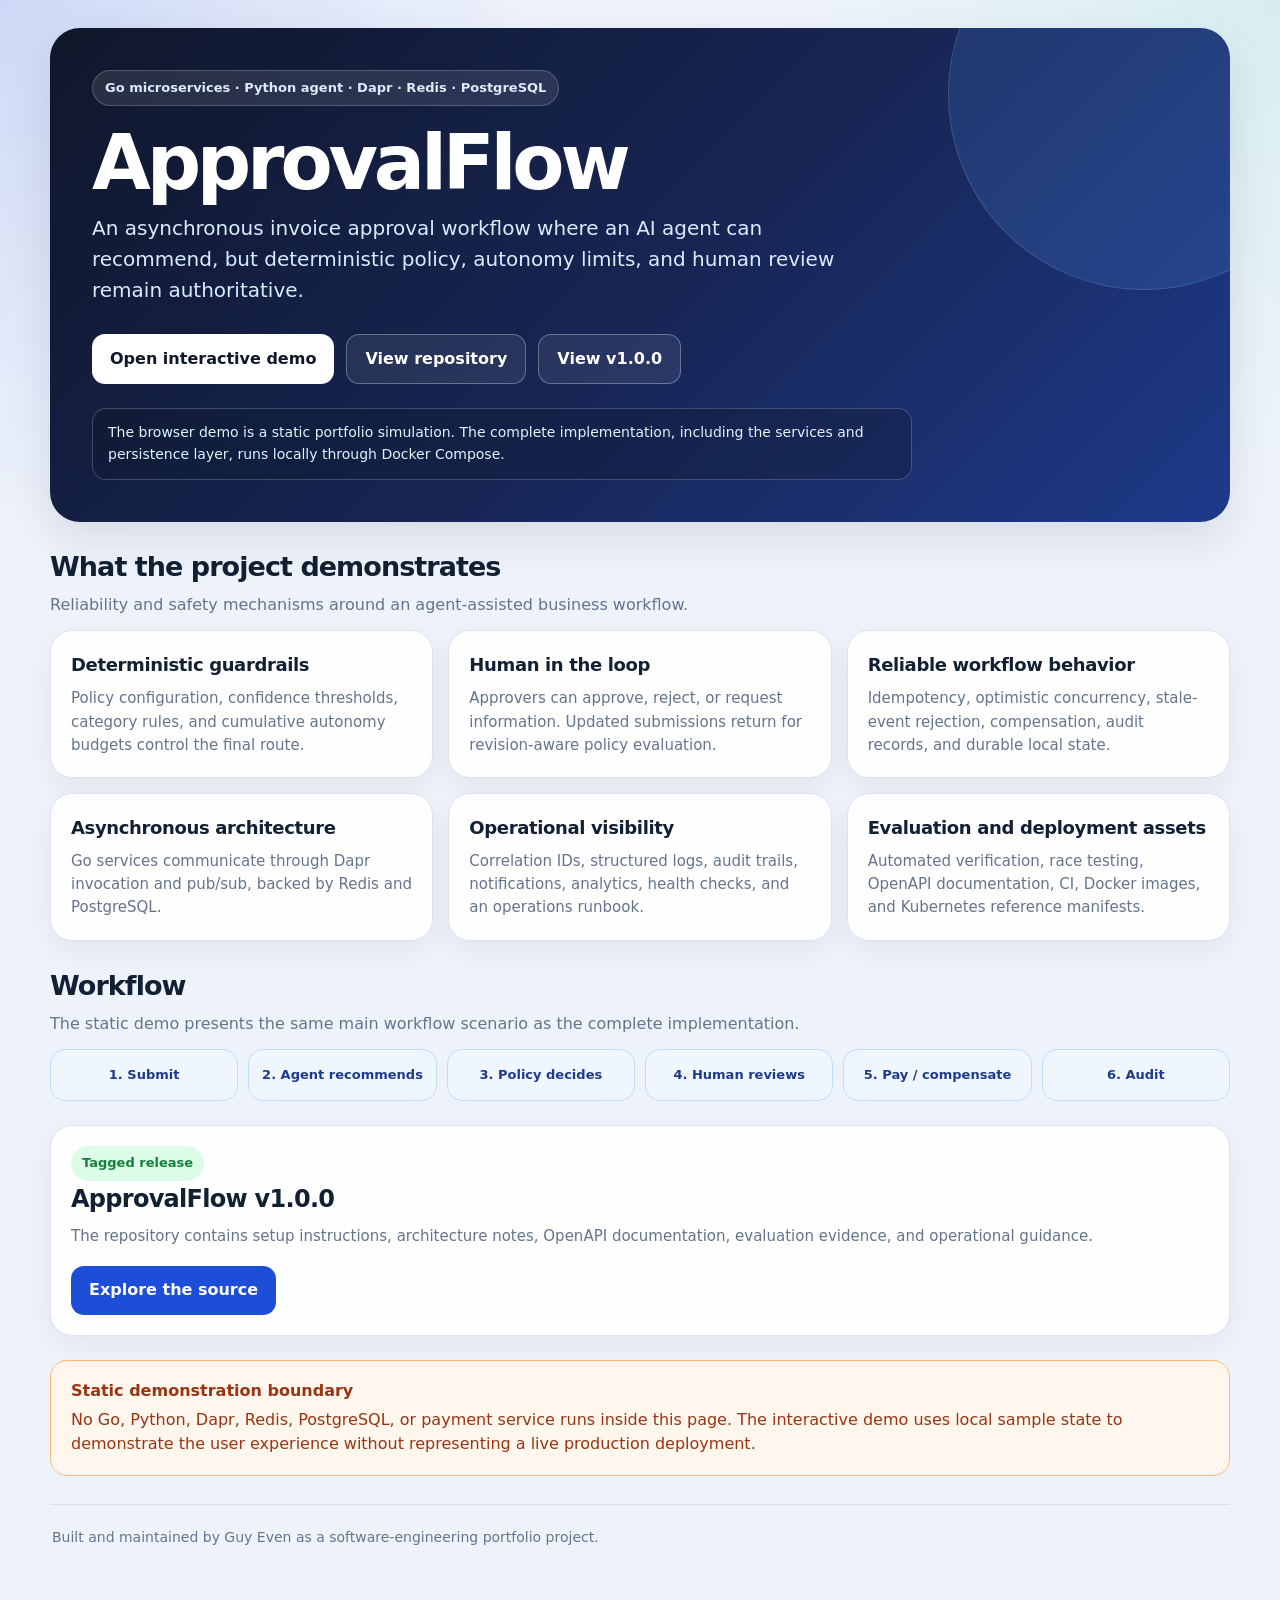
<file: docs/index.html>
<!doctype html>
<html lang="en">
<head>
  <meta charset="utf-8">
  <meta name="viewport" content="width=device-width, initial-scale=1">
  <meta
    name="description"
    content="ApprovalFlow — an asynchronous, policy-controlled invoice approval workflow."
  >
  <title>ApprovalFlow</title>

  <style>
    :root {
      --bg: #eef3fb;
      --panel: rgba(255, 255, 255, 0.92);
      --border: #d9e2ef;
      --text: #122033;
      --muted: #64748b;
      --primary: #1d4ed8;
      --primary-dark: #1e40af;
      --success: #15803d;
      --warning-bg: #fff7ed;
      --warning-border: #fdba74;
      --warning-text: #9a3412;
      --shadow: 0 18px 45px rgba(15, 23, 42, 0.10);
      --radius: 22px;
    }

    * {
      box-sizing: border-box;
    }

    html {
      scroll-behavior: smooth;
    }

    body {
      margin: 0;
      color: var(--text);
      background:
        radial-gradient(
          circle at top left,
          rgba(29, 78, 216, 0.16),
          transparent 34rem
        ),
        radial-gradient(
          circle at top right,
          rgba(20, 184, 166, 0.10),
          transparent 30rem
        ),
        var(--bg);
      font-family:
        Inter,
        ui-sans-serif,
        system-ui,
        -apple-system,
        BlinkMacSystemFont,
        "Segoe UI",
        sans-serif;
      line-height: 1.55;
    }

    a {
      color: inherit;
    }

    .shell {
      width: min(1180px, calc(100% - 32px));
      margin: 0 auto;
      padding: 28px 0 54px;
    }

    .hero {
      position: relative;
      overflow: hidden;
      padding: 42px;
      border-radius: 30px;
      color: white;
      background:
        linear-gradient(
          135deg,
          #0f172a,
          #172554 52%,
          #1e3a8a
        );
      box-shadow: var(--shadow);
    }

    .hero::after {
      content: "";
      position: absolute;
      right: -110px;
      top: -130px;
      width: 390px;
      height: 390px;
      border-radius: 50%;
      background: rgba(96, 165, 250, 0.15);
      border: 1px solid rgba(255, 255, 255, 0.12);
    }

    .hero-content {
      position: relative;
      z-index: 1;
      max-width: 820px;
    }

    .eyebrow {
      display: inline-flex;
      align-items: center;
      padding: 7px 12px;
      border: 1px solid rgba(255, 255, 255, 0.20);
      border-radius: 999px;
      color: #dbeafe;
      background: rgba(255, 255, 255, 0.10);
      font-size: 13px;
      font-weight: 750;
    }

    h1 {
      max-width: 760px;
      margin: 20px 0 12px;
      font-size: clamp(42px, 7vw, 76px);
      line-height: 0.98;
      letter-spacing: -0.055em;
    }

    .hero p {
      max-width: 760px;
      margin: 0;
      color: #dbeafe;
      font-size: clamp(16px, 2vw, 20px);
    }

    .actions {
      display: flex;
      flex-wrap: wrap;
      gap: 12px;
      margin-top: 28px;
    }

    .button {
      display: inline-flex;
      align-items: center;
      justify-content: center;
      min-height: 48px;
      padding: 12px 18px;
      border-radius: 13px;
      text-decoration: none;
      font-weight: 800;
      transition:
        transform 0.12s,
        background 0.15s,
        border-color 0.15s;
    }

    .button:hover {
      transform: translateY(-1px);
    }

    .button.primary {
      color: #0f172a;
      background: white;
    }

    .button.secondary {
      color: white;
      border: 1px solid rgba(255, 255, 255, 0.30);
      background: rgba(255, 255, 255, 0.08);
    }

    .simulation-note {
      margin-top: 24px;
      padding: 13px 15px;
      border: 1px solid rgba(255, 255, 255, 0.20);
      border-radius: 14px;
      color: #e0f2fe;
      background: rgba(15, 23, 42, 0.30);
      font-size: 14px;
    }

    .section {
      margin-top: 24px;
    }

    .section-heading {
      margin-bottom: 13px;
    }

    .section-heading h2 {
      margin: 0;
      font-size: 27px;
      letter-spacing: -0.035em;
    }

    .section-heading p {
      margin: 5px 0 0;
      color: var(--muted);
    }

    .feature-grid {
      display: grid;
      grid-template-columns: repeat(3, minmax(0, 1fr));
      gap: 15px;
    }

    .card {
      padding: 20px;
      border: 1px solid var(--border);
      border-radius: var(--radius);
      background: var(--panel);
      box-shadow: 0 10px 28px rgba(15, 23, 42, 0.06);
      backdrop-filter: blur(9px);
    }

    .card h3 {
      margin: 0 0 8px;
      font-size: 18px;
      letter-spacing: -0.02em;
    }

    .card p {
      margin: 0;
      color: var(--muted);
      font-size: 15px;
    }

    .architecture {
      display: grid;
      grid-template-columns: repeat(6, minmax(0, 1fr));
      gap: 10px;
    }

    .architecture-step {
      padding: 15px 10px;
      border: 1px solid #bfdbfe;
      border-radius: 15px;
      color: #1e3a8a;
      background: #eff6ff;
      text-align: center;
      font-size: 13px;
      font-weight: 800;
    }

    .release {
      display: flex;
      justify-content: space-between;
      align-items: center;
      gap: 18px;
      flex-wrap: wrap;
    }

    .release-copy h2 {
      margin: 0 0 7px;
      letter-spacing: -0.03em;
    }

    .release-copy p {
      margin: 0;
      color: var(--muted);
    }

    .tag {
      display: inline-flex;
      align-items: center;
      padding: 7px 11px;
      border-radius: 999px;
      color: var(--success);
      background: #dcfce7;
      font-size: 13px;
      font-weight: 850;
    }

    .warning {
      padding: 18px 20px;
      border: 1px solid var(--warning-border);
      border-radius: 17px;
      color: var(--warning-text);
      background: var(--warning-bg);
    }

    .warning strong {
      display: block;
      margin-bottom: 4px;
    }

    footer {
      margin-top: 28px;
      padding: 22px 2px 0;
      border-top: 1px solid var(--border);
      color: var(--muted);
      font-size: 14px;
    }

    @media (max-width: 900px) {
      .feature-grid {
        grid-template-columns: 1fr;
      }

      .architecture {
        grid-template-columns: repeat(3, minmax(0, 1fr));
      }
    }

    @media (max-width: 620px) {
      .shell {
        width: min(100% - 20px, 1180px);
        padding-top: 10px;
      }

      .hero {
        padding: 28px 22px;
        border-radius: 22px;
      }

      .architecture {
        grid-template-columns: 1fr;
      }

      .actions {
        flex-direction: column;
      }

      .button {
        width: 100%;
      }
    }
  </style>
</head>

<body>
  <main class="shell">
    <section class="hero">
      <div class="hero-content">
        <span class="eyebrow">
          Go microservices · Python agent · Dapr · Redis · PostgreSQL
        </span>

        <h1>ApprovalFlow</h1>

        <p>
          An asynchronous invoice approval workflow where an AI agent can
          recommend, but deterministic policy, autonomy limits, and human review
          remain authoritative.
        </p>

        <div class="actions">
          <a class="button primary" href="./demo/">
            Open interactive demo
          </a>

          <a
            class="button secondary"
            href="https://github.com/guy2610/approvalflow"
            target="_blank"
            rel="noreferrer"
          >
            View repository
          </a>

          <a
            class="button secondary"
            href="https://github.com/guy2610/approvalflow/tree/v1.0.0"
            target="_blank"
            rel="noreferrer"
          >
            View v1.0.0
          </a>
        </div>

        <div class="simulation-note">
          The browser demo is a static portfolio simulation. The complete
          implementation, including the services and persistence layer, runs
          locally through Docker Compose.
        </div>
      </div>
    </section>

    <section class="section">
      <div class="section-heading">
        <h2>What the project demonstrates</h2>
        <p>
          Reliability and safety mechanisms around an agent-assisted business
          workflow.
        </p>
      </div>

      <div class="feature-grid">
        <article class="card">
          <h3>Deterministic guardrails</h3>
          <p>
            Policy configuration, confidence thresholds, category rules, and
            cumulative autonomy budgets control the final route.
          </p>
        </article>

        <article class="card">
          <h3>Human in the loop</h3>
          <p>
            Approvers can approve, reject, or request information. Updated
            submissions return for revision-aware policy evaluation.
          </p>
        </article>

        <article class="card">
          <h3>Reliable workflow behavior</h3>
          <p>
            Idempotency, optimistic concurrency, stale-event rejection,
            compensation, audit records, and durable local state.
          </p>
        </article>

        <article class="card">
          <h3>Asynchronous architecture</h3>
          <p>
            Go services communicate through Dapr invocation and pub/sub, backed
            by Redis and PostgreSQL.
          </p>
        </article>

        <article class="card">
          <h3>Operational visibility</h3>
          <p>
            Correlation IDs, structured logs, audit trails, notifications,
            analytics, health checks, and an operations runbook.
          </p>
        </article>

        <article class="card">
          <h3>Evaluation and deployment assets</h3>
          <p>
            Automated verification, race testing, OpenAPI documentation, CI,
            Docker images, and Kubernetes reference manifests.
          </p>
        </article>
      </div>
    </section>

    <section class="section">
      <div class="section-heading">
        <h2>Workflow</h2>
        <p>
          The static demo presents the same main workflow scenario as the complete
          implementation.
        </p>
      </div>

      <div class="architecture">
        <div class="architecture-step">1. Submit</div>
        <div class="architecture-step">2. Agent recommends</div>
        <div class="architecture-step">3. Policy decides</div>
        <div class="architecture-step">4. Human reviews</div>
        <div class="architecture-step">5. Pay / compensate</div>
        <div class="architecture-step">6. Audit</div>
      </div>
    </section>

    <section class="section card release">
      <div class="release-copy">
        <span class="tag">Tagged release</span>
        <h2>ApprovalFlow v1.0.0</h2>
        <p>
          The repository contains setup instructions, architecture notes,
          OpenAPI documentation, evaluation evidence, and operational guidance.
        </p>
      </div>

      <a
        class="button primary"
        style="background:#1d4ed8;color:white"
        href="https://github.com/guy2610/approvalflow"
        target="_blank"
        rel="noreferrer"
      >
        Explore the source
      </a>
    </section>

    <section class="section warning">
      <strong>Static demonstration boundary</strong>
      No Go, Python, Dapr, Redis, PostgreSQL, or payment service runs inside this
      page. The interactive demo uses local sample state to demonstrate the user
      experience without representing a live production deployment.
    </section>

    <footer>
      Built and maintained by Guy Even as a software-engineering portfolio project.
    </footer>
  </main>
</body>
</html>
</file>
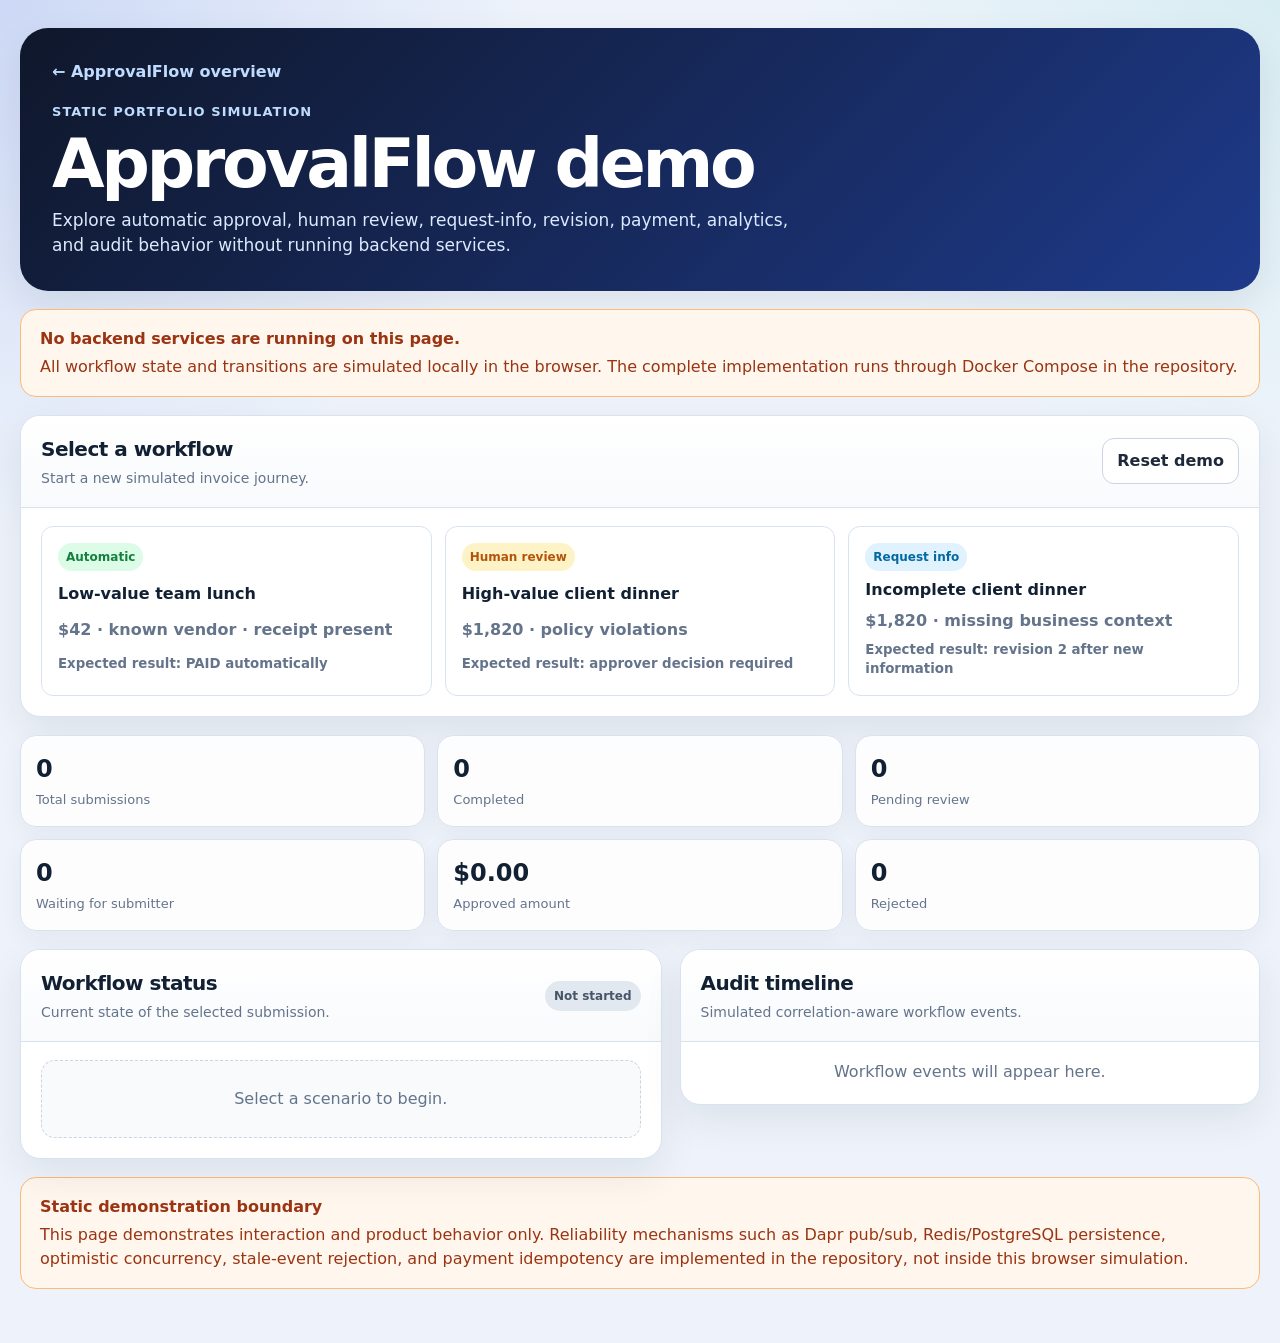
<file: docs/demo/index.html>
<!doctype html>
<html lang="en">
<head>
  <meta charset="utf-8">
  <meta name="viewport" content="width=device-width, initial-scale=1">
  <meta
    name="description"
    content="Interactive static portfolio simulation of ApprovalFlow."
  >
  <title>ApprovalFlow Interactive Demo</title>
  <link rel="stylesheet" href="./styles.css">
</head>

<body>
  <main class="shell">
    <header class="hero">
      <div>
        <a class="back-link" href="../">← ApprovalFlow overview</a>
        <span class="eyebrow">Static portfolio simulation</span>
        <h1>ApprovalFlow demo</h1>
        <p>
          Explore automatic approval, human review, request-info, revision,
          payment, analytics, and audit behavior without running backend services.
        </p>
      </div>
    </header>

    <section class="notice">
      <strong>No backend services are running on this page.</strong>
      All workflow state and transitions are simulated locally in the browser.
      The complete implementation runs through Docker Compose in the repository.
    </section>

    <section class="scenario-panel panel">
      <div class="panel-header">
        <div>
          <h2>Select a workflow</h2>
          <p>Start a new simulated invoice journey.</p>
        </div>

        <button class="ghost" id="resetButton">
          Reset demo
        </button>
      </div>

      <div class="scenario-grid">
        <button class="scenario-card" data-scenario="auto">
          <span class="scenario-label success">Automatic</span>
          <strong>Low-value team lunch</strong>
          <span>$42 · known vendor · receipt present</span>
          <small>Expected result: PAID automatically</small>
        </button>

        <button class="scenario-card" data-scenario="review">
          <span class="scenario-label warning">Human review</span>
          <strong>High-value client dinner</strong>
          <span>$1,820 · policy violations</span>
          <small>Expected result: approver decision required</small>
        </button>

        <button class="scenario-card" data-scenario="request-info">
          <span class="scenario-label info">Request info</span>
          <strong>Incomplete client dinner</strong>
          <span>$1,820 · missing business context</span>
          <small>Expected result: revision 2 after new information</small>
        </button>
      </div>
    </section>

    <section class="metrics-grid">
      <article class="metric-card">
        <strong id="metricTotal">0</strong>
        <span>Total submissions</span>
      </article>

      <article class="metric-card">
        <strong id="metricCompleted">0</strong>
        <span>Completed</span>
      </article>

      <article class="metric-card">
        <strong id="metricPending">0</strong>
        <span>Pending review</span>
      </article>

      <article class="metric-card">
        <strong id="metricWaiting">0</strong>
        <span>Waiting for submitter</span>
      </article>

      <article class="metric-card">
        <strong id="metricApprovedAmount">$0.00</strong>
        <span>Approved amount</span>
      </article>

      <article class="metric-card">
        <strong id="metricRejected">0</strong>
        <span>Rejected</span>
      </article>
    </section>

    <section class="main-grid">
      <div class="stack">
        <section class="panel">
          <div class="panel-header">
            <div>
              <h2>Workflow status</h2>
              <p>Current state of the selected submission.</p>
            </div>

            <span id="workflowBadge" class="badge neutral">
              Not started
            </span>
          </div>

          <div class="panel-body">
            <div id="workflowEmpty" class="empty-state">
              Select a scenario to begin.
            </div>

            <div id="workflowContent" hidden>
              <div class="detail-grid">
                <div class="detail-field">
                  <span>Invoice</span>
                  <strong id="invoiceId">—</strong>
                </div>

                <div class="detail-field">
                  <span>Tracking ID</span>
                  <strong id="trackingId">—</strong>
                </div>

                <div class="detail-field">
                  <span>Vendor</span>
                  <strong id="vendor">—</strong>
                </div>

                <div class="detail-field">
                  <span>Amount</span>
                  <strong id="amount">—</strong>
                </div>

                <div class="detail-field">
                  <span>Status</span>
                  <strong id="submissionStatus">—</strong>
                </div>

                <div class="detail-field">
                  <span>Revision</span>
                  <strong id="revision">—</strong>
                </div>

                <div class="detail-field full-width">
                  <span>Reason</span>
                  <strong id="reason">—</strong>
                </div>
              </div>

              <div class="button-row">
                <button id="advanceButton">
                  Advance workflow
                </button>
              </div>
            </div>
          </div>
        </section>

        <section id="approvalPanel" class="panel" hidden>
          <div class="panel-header">
            <div>
              <h2>Human approval</h2>
              <p>Select an explicit action for this approval item.</p>
            </div>

            <span id="approvalBadge" class="badge warning">
              Pending review
            </span>
          </div>

          <div class="panel-body">
            <div class="detail-grid">
              <div class="detail-field">
                <span>Invoice</span>
                <strong id="approvalInvoice">—</strong>
              </div>

              <div class="detail-field">
                <span>Amount</span>
                <strong id="approvalAmount">—</strong>
              </div>

              <div class="detail-field">
                <span>Revision</span>
                <strong id="approvalRevision">—</strong>
              </div>

              <div class="detail-field">
                <span>Agent recommendation</span>
                <strong id="agentRecommendation">—</strong>
              </div>

              <div class="detail-field full-width">
                <span>Policy violations</span>
                <strong id="violations">—</strong>
              </div>
            </div>

            <label for="approvalReason">Human decision reason</label>
            <input
              id="approvalReason"
              value="Reviewed in the static portfolio demo."
            >

            <div class="button-row">
              <button id="approveButton">Approve</button>
              <button id="rejectButton" class="danger">Reject</button>
              <button id="requestInfoButton" class="secondary">
                Request info
              </button>
            </div>
          </div>
        </section>

        <section id="additionalInfoPanel" class="panel" hidden>
          <div class="panel-header">
            <div>
              <h2>Additional information requested</h2>
              <p>
                The workflow is waiting for the submitter before it can continue.
              </p>
            </div>

            <span class="badge info">
              Waiting for submitter
            </span>
          </div>

          <div class="panel-body">
            <label for="additionalNotes">Updated notes</label>
            <textarea id="additionalNotes">
Client dinner with Acme representatives. The meeting concerned the Q3 integration agreement.
            </textarea>

            <div class="two-col">
              <div>
                <label for="additionalAttendees">Attendees</label>
                <input id="additionalAttendees" type="number" min="1" value="8">
              </div>

              <div>
                <label for="additionalReceipt">Receipt status</label>
                <select id="additionalReceipt">
                  <option value="true">Receipt is present</option>
                  <option value="false">Receipt is not present</option>
                </select>
              </div>
            </div>

            <div class="button-row">
              <button id="submitAdditionalInfoButton">
                Submit additional information
              </button>
            </div>
          </div>
        </section>
      </div>

      <aside class="panel timeline-panel">
        <div class="panel-header">
          <div>
            <h2>Audit timeline</h2>
            <p>Simulated correlation-aware workflow events.</p>
          </div>
        </div>

        <div class="panel-body">
          <ol id="timeline" class="timeline">
            <li class="timeline-empty">
              Workflow events will appear here.
            </li>
          </ol>
        </div>
      </aside>
    </section>

    <section class="boundary">
      <strong>Static demonstration boundary</strong>
      This page demonstrates interaction and product behavior only. Reliability
      mechanisms such as Dapr pub/sub, Redis/PostgreSQL persistence, optimistic
      concurrency, stale-event rejection, and payment idempotency are implemented
      in the repository, not inside this browser simulation.
    </section>
  </main>

  <script src="./app.js"></script>
</body>
</html>
</file>
<file: docs/demo/styles.css>
:root {
  --bg: #eef3fb;
  --panel: #ffffff;
  --panel-soft: #f8fafc;
  --border: #d9e2ef;
  --text: #122033;
  --muted: #64748b;
  --primary: #1d4ed8;
  --primary-dark: #1e40af;
  --danger: #b91c1c;
  --warning: #b45309;
  --success: #15803d;
  --info: #0369a1;
  --shadow: 0 15px 38px rgba(15, 23, 42, 0.08);
  --radius: 20px;
}

* {
  box-sizing: border-box;
}

body {
  margin: 0;
  color: var(--text);
  background:
    radial-gradient(
      circle at top left,
      rgba(29, 78, 216, 0.16),
      transparent 34rem
    ),
    radial-gradient(
      circle at top right,
      rgba(20, 184, 166, 0.10),
      transparent 30rem
    ),
    var(--bg);
  font-family:
    Inter,
    ui-sans-serif,
    system-ui,
    -apple-system,
    BlinkMacSystemFont,
    "Segoe UI",
    sans-serif;
  line-height: 1.5;
}

button,
input,
textarea,
select {
  font: inherit;
}

button {
  border: 0;
  border-radius: 12px;
  padding: 10px 14px;
  color: white;
  background: var(--primary);
  font-weight: 800;
  cursor: pointer;
  box-shadow: 0 8px 18px rgba(29, 78, 216, 0.16);
}

button:hover {
  background: var(--primary-dark);
}

button.secondary {
  background: #475569;
}

button.danger {
  background: var(--danger);
}

button.ghost {
  color: #1e293b;
  background: white;
  border: 1px solid #cbd5e1;
  box-shadow: none;
}

button:disabled {
  opacity: 0.55;
  cursor: not-allowed;
}

input,
textarea,
select {
  width: 100%;
  border: 1px solid #cbd5e1;
  border-radius: 12px;
  padding: 10px 11px;
  color: var(--text);
  background: white;
}

textarea {
  min-height: 110px;
  resize: vertical;
}

label {
  display: block;
  margin: 13px 0 5px;
  color: #334155;
  font-size: 13px;
  font-weight: 800;
}

.shell {
  width: min(1240px, calc(100% - 32px));
  margin: 0 auto;
  padding: 28px 0 54px;
}

.hero {
  padding: 32px;
  border-radius: 28px;
  color: white;
  background: linear-gradient(135deg, #0f172a, #1e3a8a);
  box-shadow: var(--shadow);
}

.back-link {
  display: inline-block;
  margin-bottom: 18px;
  color: #bfdbfe;
  text-decoration: none;
  font-weight: 750;
}

.eyebrow {
  display: block;
  color: #bfdbfe;
  font-size: 13px;
  font-weight: 850;
  letter-spacing: 0.08em;
  text-transform: uppercase;
}

h1 {
  margin: 8px 0 10px;
  font-size: clamp(40px, 6vw, 68px);
  line-height: 1;
  letter-spacing: -0.05em;
}

.hero p {
  max-width: 760px;
  margin: 0;
  color: #dbeafe;
  font-size: 17px;
}

.notice,
.boundary {
  margin-top: 18px;
  padding: 17px 19px;
  border: 1px solid #fdba74;
  border-radius: 16px;
  color: #9a3412;
  background: #fff7ed;
}

.notice strong,
.boundary strong {
  display: block;
  margin-bottom: 4px;
}

.panel {
  border: 1px solid var(--border);
  border-radius: var(--radius);
  background: var(--panel);
  box-shadow: var(--shadow);
  overflow: hidden;
}

.scenario-panel {
  margin-top: 18px;
}

.panel-header {
  display: flex;
  justify-content: space-between;
  align-items: center;
  gap: 12px;
  padding: 18px 20px;
  border-bottom: 1px solid var(--border);
  background: linear-gradient(180deg, white, #f8fafc);
}

.panel-header h2 {
  margin: 0;
  font-size: 20px;
  letter-spacing: -0.025em;
}

.panel-header p {
  margin: 4px 0 0;
  color: var(--muted);
  font-size: 14px;
}

.panel-body {
  padding: 18px 20px 20px;
}

.scenario-grid {
  display: grid;
  grid-template-columns: repeat(3, minmax(0, 1fr));
  gap: 13px;
  padding: 18px 20px 20px;
}

.scenario-card {
  display: grid;
  gap: 7px;
  min-height: 150px;
  padding: 16px;
  color: var(--text);
  background: white;
  border: 1px solid var(--border);
  text-align: left;
  box-shadow: none;
}

.scenario-card:hover {
  color: var(--text);
  background: #f8fbff;
  border-color: #60a5fa;
}

.scenario-card.selected {
  border: 2px solid var(--primary);
  background: #eff6ff;
  box-shadow: 0 0 0 3px rgba(29, 78, 216, 0.11);
}

.scenario-card strong {
  font-size: 16px;
}

.scenario-card span,
.scenario-card small {
  color: var(--muted);
}

.scenario-label {
  justify-self: start;
  padding: 5px 8px;
  border-radius: 999px;
  font-size: 12px;
  font-weight: 850;
}

.scenario-label.success {
  color: var(--success);
  background: #dcfce7;
}

.scenario-label.warning {
  color: var(--warning);
  background: #fef3c7;
}

.scenario-label.info {
  color: var(--info);
  background: #e0f2fe;
}

.metrics-grid {
  display: grid;
  grid-template-columns: repeat(3, minmax(0, 1fr));
  gap: 12px;
  margin: 18px 0;
}

.metric-card {
  padding: 15px;
  border: 1px solid var(--border);
  border-radius: 16px;
  background: rgba(255, 255, 255, 0.88);
  box-shadow: 0 8px 24px rgba(15, 23, 42, 0.05);
}

.metric-card strong {
  display: block;
  font-size: 24px;
}

.metric-card span {
  color: var(--muted);
  font-size: 13px;
}

.main-grid {
  display: grid;
  grid-template-columns: minmax(0, 1.05fr) minmax(340px, 0.95fr);
  gap: 18px;
  align-items: start;
}

.stack {
  display: grid;
  gap: 18px;
}

.timeline-panel {
  position: sticky;
  top: 18px;
}

.empty-state {
  padding: 26px;
  border: 1px dashed #cbd5e1;
  border-radius: 14px;
  color: var(--muted);
  background: var(--panel-soft);
  text-align: center;
}

.detail-grid {
  display: grid;
  grid-template-columns: repeat(2, minmax(0, 1fr));
  gap: 10px;
}

.detail-field {
  min-width: 0;
  padding: 11px;
  border: 1px solid #e2e8f0;
  border-radius: 12px;
  background: var(--panel-soft);
}

.detail-field.full-width {
  grid-column: 1 / -1;
}

.detail-field span {
  display: block;
  margin-bottom: 4px;
  color: var(--muted);
  font-size: 12px;
  font-weight: 800;
  letter-spacing: 0.04em;
  text-transform: uppercase;
}

.detail-field strong {
  display: block;
  overflow-wrap: anywhere;
  font-size: 14px;
}

.two-col {
  display: grid;
  grid-template-columns: repeat(2, minmax(0, 1fr));
  gap: 12px;
}

.button-row {
  display: flex;
  flex-wrap: wrap;
  gap: 10px;
  margin-top: 14px;
}

.badge {
  display: inline-flex;
  align-items: center;
  padding: 6px 9px;
  border-radius: 999px;
  font-size: 12px;
  font-weight: 850;
}

.badge.neutral {
  color: #475569;
  background: #e2e8f0;
}

.badge.success {
  color: var(--success);
  background: #dcfce7;
}

.badge.warning {
  color: var(--warning);
  background: #fef3c7;
}

.badge.danger {
  color: var(--danger);
  background: #fee2e2;
}

.badge.info {
  color: var(--info);
  background: #e0f2fe;
}

.timeline {
  display: grid;
  gap: 12px;
  margin: 0;
  padding: 0;
  list-style: none;
}

.timeline-item {
  position: relative;
  padding: 13px 13px 13px 42px;
  border: 1px solid var(--border);
  border-radius: 13px;
  background: var(--panel-soft);
}

.timeline-item::before {
  content: "";
  position: absolute;
  left: 16px;
  top: 17px;
  width: 11px;
  height: 11px;
  border-radius: 50%;
  background: var(--primary);
  box-shadow: 0 0 0 4px #dbeafe;
}

.timeline-item strong {
  display: block;
  margin-bottom: 3px;
  font-size: 14px;
}

.timeline-item span {
  display: block;
  color: var(--muted);
  font-size: 12px;
}

.timeline-empty {
  color: var(--muted);
  text-align: center;
}

@media (max-width: 900px) {
  .scenario-grid {
    grid-template-columns: 1fr;
  }

  .metrics-grid {
    grid-template-columns: repeat(2, minmax(0, 1fr));
  }

  .main-grid {
    grid-template-columns: 1fr;
  }

  .timeline-panel {
    position: static;
  }
}

@media (max-width: 560px) {
  .shell {
    width: min(100% - 20px, 1240px);
    padding-top: 10px;
  }

  .hero {
    padding: 25px 20px;
    border-radius: 21px;
  }

  .metrics-grid,
  .detail-grid,
  .two-col {
    grid-template-columns: 1fr;
  }

  .detail-field.full-width {
    grid-column: auto;
  }

  .panel-header {
    align-items: flex-start;
    flex-direction: column;
  }
}
</file>
